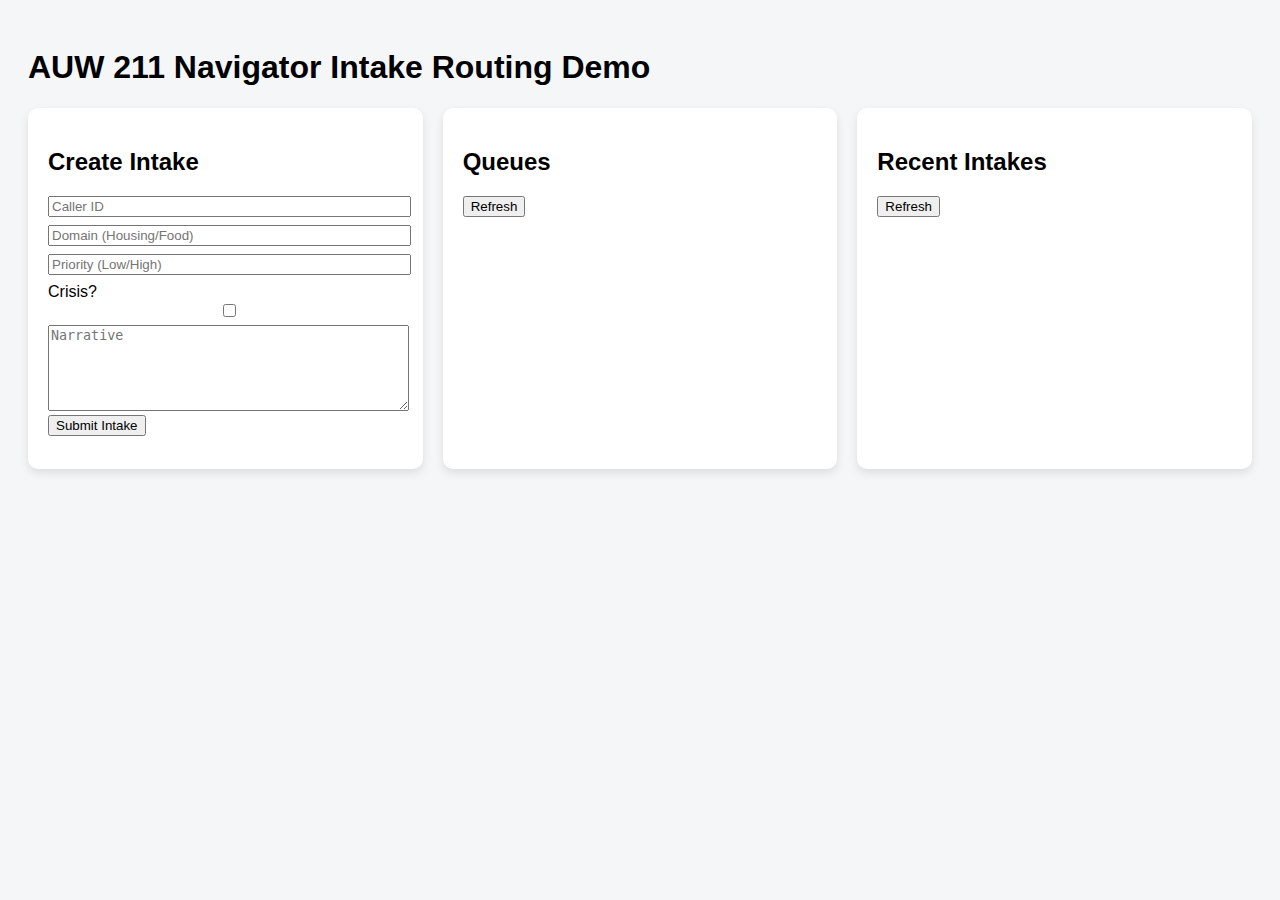
<file: src/poc/navigator_211/ui/index.html>
<!DOCTYPE html>
<html>
<head>
  <title>AUW Navigator Demo</title>
  <link rel="stylesheet" href="style.css">
</head>
<body>

<h1>AUW 211 Navigator Intake Routing Demo</h1>

<div class="container">

  <div class="card">
    <h2>Create Intake</h2>

    <input id="caller" placeholder="Caller ID"><br>
    <input id="domain" placeholder="Domain (Housing/Food)"><br>
    <input id="priority" placeholder="Priority (Low/High)"><br>

    <label>
      Crisis?
      <input type="checkbox" id="crisis">
    </label><br>

    <textarea id="narrative" placeholder="Narrative"></textarea><br>

    <button onclick="createIntake()">Submit Intake</button>

    <pre id="result"></pre>
  </div>

  <div class="card">
    <h2>Queues</h2>
    <button onclick="loadQueues()">Refresh</button>
    <pre id="queues"></pre>
  </div>

  <div class="card">
    <h2>Recent Intakes</h2>
    <button onclick="loadIntakes()">Refresh</button>
    <pre id="intakes"></pre>
  </div>

</div>

<script src="app.js"></script>
</body>
</html>
</file>
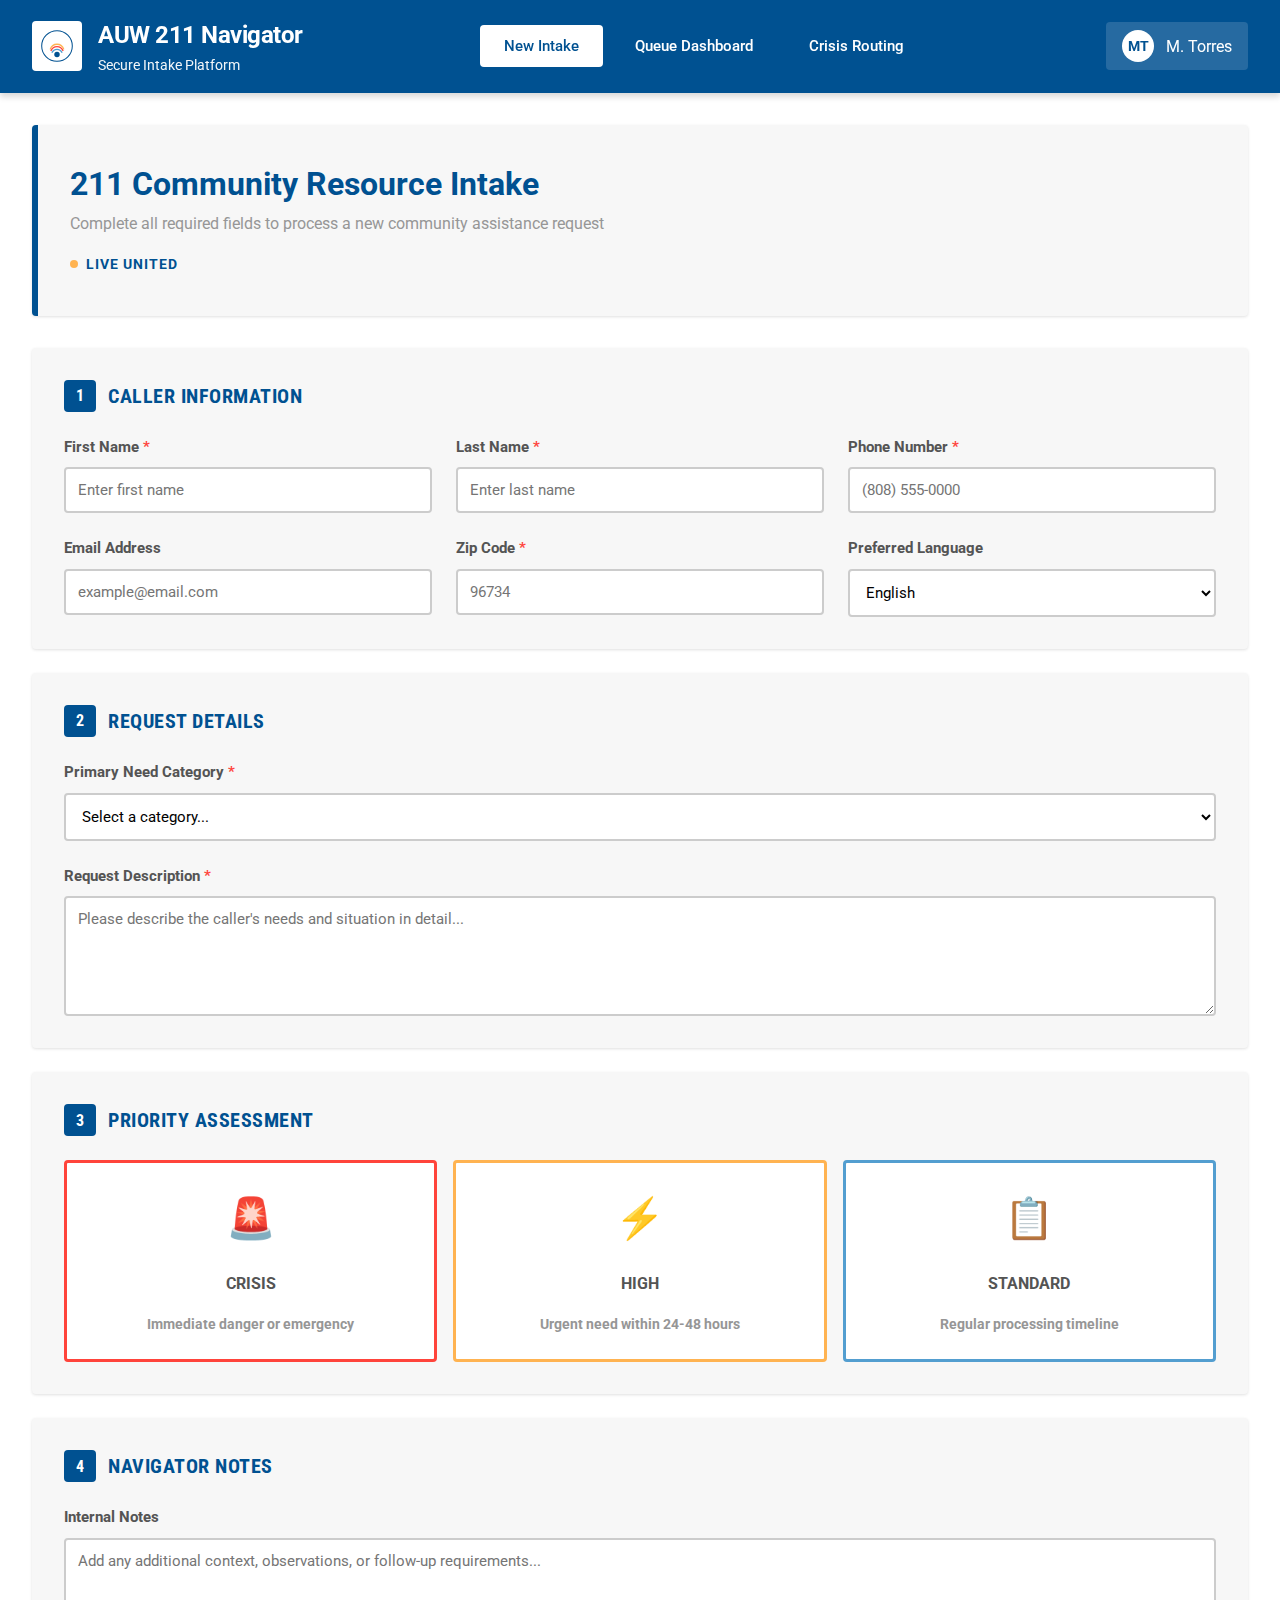
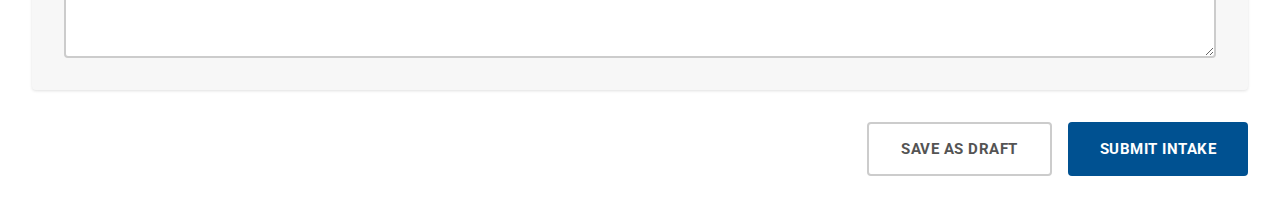
<file: src/poc/navigator_211/api/templates/index.html>
<!DOCTYPE html>
<html lang="en">
<head>
    <meta charset="UTF-8">
    <meta name="viewport" content="width=device-width, initial-scale=1.0">
    <title>AUW 211 Navigator - Secure Intake Platform</title>
    <link href="https://fonts.googleapis.com/css2?family=Roboto:wght@300;400;500;700&family=Roboto+Condensed:wght@700&display=swap" rel="stylesheet">
    <style>
        * {
            margin: 0;
            padding: 0;
            box-sizing: border-box;
        }

        :root {
            /* United Way Brand Colors - Primary Palette */
            --uw-blue: #005191;              /* Pantone 287 C */
            --uw-blue-light: #539ED0;        /* Pantone 659 C */
            --uw-red: #FF443B;               /* Pantone 179 C */
            --uw-orange: #FFB351;            /* Pantone 143 C */
            
            /* Digital Accent Colors (WCAG Compliant) */
            --uw-blue-dark: #07477A;
            --uw-orange-dark: #E8A44C;
            --uw-red-dark: #D33D35;
            
            /* Grayscale */
            --gray-70: #545454;
            --gray-50: #969696;
            --gray-30: #CCCCCC;
            --gray-10: #E1E1E1;
            --gray-02: #F7F7F7;
            
            /* Backgrounds */
            --color-bg: #FFFFFF;
            --color-surface: #F7F7F7;
            
            /* Extended Palette for Status */
            --status-crisis: var(--uw-red);
            --status-priority: var(--uw-orange);
            --status-standard: #539ED0;
            
            /* Shadows */
            --shadow-sm: 0 1px 3px rgba(0, 0, 0, 0.12);
            --shadow-md: 0 4px 6px rgba(0, 0, 0, 0.15);
            --shadow-lg: 0 10px 20px rgba(0, 0, 0, 0.15);
        }

        body {
            font-family: 'Roboto', Arial, sans-serif;
            background: var(--color-bg);
            color: var(--gray-70);
            line-height: 1.6;
        }

        /* Navigation */
        nav {
            background: var(--uw-blue);
            padding: 0;
            position: sticky;
            top: 0;
            z-index: 100;
            box-shadow: var(--shadow-md);
        }

        .nav-container {
            max-width: 1400px;
            margin: 0 auto;
            display: flex;
            justify-content: space-between;
            align-items: center;
            padding: 1rem 2rem;
        }

        .logo {
            display: flex;
            align-items: center;
            gap: 1rem;
        }

        .logo-icon {
            width: 50px;
            height: 50px;
            background: white;
            border-radius: 4px;
            display: flex;
            align-items: center;
            justify-content: center;
            padding: 8px;
        }

        .logo-icon svg {
            width: 100%;
            height: 100%;
        }

        .logo-text {
            color: white;
        }

        .logo-title {
            font-size: 1.5rem;
            font-weight: 700;
            letter-spacing: -0.5px;
        }

        .logo-subtitle {
            font-size: 0.875rem;
            font-weight: 400;
            opacity: 0.95;
        }

        .nav-tabs {
            display: flex;
            gap: 0.5rem;
        }

        .nav-tab {
            padding: 0.75rem 1.5rem;
            background: transparent;
            border: none;
            color: white;
            font-weight: 500;
            cursor: pointer;
            border-radius: 4px;
            transition: all 0.2s;
            font-size: 0.95rem;
            font-family: 'Roboto', Arial, sans-serif;
        }

        .nav-tab:hover {
            background: rgba(255, 255, 255, 0.15);
        }

        .nav-tab.active {
            background: white;
            color: var(--uw-blue);
        }

        .user-info {
            display: flex;
            align-items: center;
            gap: 0.75rem;
            padding: 0.5rem 1rem;
            background: rgba(255, 255, 255, 0.15);
            border-radius: 4px;
            color: white;
        }

        .user-avatar {
            width: 32px;
            height: 32px;
            background: white;
            border-radius: 50%;
            display: flex;
            align-items: center;
            justify-content: center;
            color: var(--uw-blue);
            font-weight: 700;
            font-size: 0.875rem;
        }

        /* Main Container */
        .container {
            max-width: 1400px;
            margin: 0 auto;
            padding: 2rem;
        }

        .screen {
            display: none;
            animation: fadeIn 0.3s ease-in;
        }

        .screen.active {
            display: block;
        }

        @keyframes fadeIn {
            from { opacity: 0; transform: translateY(10px); }
            to { opacity: 1; transform: translateY(0); }
        }

        /* Headers */
        h1, h2, h3 {
            font-family: 'Roboto', Arial, sans-serif;
            color: var(--gray-70);
        }

        h1 {
            font-size: 2rem;
            font-weight: 700;
            line-height: 1.2;
        }

        h2 {
            font-size: 1.5rem;
            font-weight: 700;
            line-height: 1.2;
        }

        /* Intake Form */
        .intake-header {
            background: var(--color-surface);
            padding: 2.5rem 2rem;
            border-radius: 4px;
            margin-bottom: 2rem;
            box-shadow: var(--shadow-sm);
            border-left: 6px solid var(--uw-blue);
        }

        .intake-header h1 {
            font-size: 2rem;
            margin-bottom: 0.5rem;
            color: var(--uw-blue);
        }

        .intake-header p {
            color: var(--gray-50);
            font-size: 1rem;
        }

        .form-section {
            background: var(--color-surface);
            padding: 2rem;
            border-radius: 4px;
            margin-bottom: 1.5rem;
            box-shadow: var(--shadow-sm);
        }

        .form-section h2 {
            font-family: 'Roboto Condensed', Arial, sans-serif;
            font-size: 1.25rem;
            font-weight: 700;
            margin-bottom: 1.5rem;
            color: var(--uw-blue);
            display: flex;
            align-items: center;
            gap: 0.75rem;
            text-transform: uppercase;
            letter-spacing: 0.5px;
        }

        .section-number {
            display: inline-flex;
            align-items: center;
            justify-content: center;
            width: 32px;
            height: 32px;
            background: var(--uw-blue);
            color: white;
            border-radius: 4px;
            font-size: 1rem;
            font-weight: 700;
        }

        .form-grid {
            display: grid;
            grid-template-columns: repeat(auto-fit, minmax(300px, 1fr));
            gap: 1.5rem;
        }

        .form-group {
            display: flex;
            flex-direction: column;
            gap: 0.5rem;
        }

        .form-group.full-width {
            grid-column: 1 / -1;
        }

        label {
            font-weight: 700;
            color: var(--gray-70);
            font-size: 0.925rem;
        }

        label .required {
            color: var(--uw-red);
        }

        input, select, textarea {
            padding: 0.75rem;
            border: 2px solid var(--gray-30);
            border-radius: 4px;
            font-size: 0.95rem;
            font-family: 'Roboto', Arial, sans-serif;
            transition: all 0.2s;
            background: white;
        }

        input:focus, select:focus, textarea:focus {
            outline: none;
            border-color: var(--uw-blue);
            box-shadow: 0 0 0 3px rgba(0, 81, 145, 0.1);
        }

        textarea {
            resize: vertical;
            min-height: 120px;
        }

        .priority-selector {
            display: flex;
            gap: 1rem;
            flex-wrap: wrap;
        }

        .priority-option {
            flex: 1;
            min-width: 150px;
            padding: 1.5rem;
            border: 3px solid var(--gray-30);
            border-radius: 4px;
            cursor: pointer;
            transition: all 0.2s;
            text-align: center;
            background: white;
        }

        .priority-option input[type="radio"] {
            display: none;
        }

        .priority-option:hover {
            transform: translateY(-2px);
            box-shadow: var(--shadow-md);
        }

        .priority-option.crisis {
            border-color: var(--uw-red);
        }

        .priority-option.crisis input[type="radio"]:checked ~ .priority-label {
            background: var(--uw-red);
            color: white;
        }

        .priority-option.high {
            border-color: var(--uw-orange);
        }

        .priority-option.high input[type="radio"]:checked ~ .priority-label {
            background: var(--uw-orange);
            color: white;
        }

        .priority-option.standard {
            border-color: var(--status-standard);
        }

        .priority-option.standard input[type="radio"]:checked ~ .priority-label {
            background: var(--status-standard);
            color: white;
        }

        .priority-icon {
            font-size: 2.5rem;
            margin-bottom: 0.75rem;
        }

        .priority-label {
            font-weight: 700;
            font-size: 1rem;
            padding: 0.5rem;
            border-radius: 4px;
            margin-bottom: 0.5rem;
            transition: all 0.2s;
        }

        .priority-desc {
            font-size: 0.875rem;
            color: var(--gray-50);
        }

        /* Buttons */
        .button-group {
            display: flex;
            gap: 1rem;
            margin-top: 2rem;
            justify-content: flex-end;
        }

        .btn {
            padding: 1rem 2rem;
            border: none;
            border-radius: 4px;
            font-weight: 700;
            cursor: pointer;
            font-size: 0.95rem;
            transition: all 0.2s;
            font-family: 'Roboto', Arial, sans-serif;
            text-transform: uppercase;
            letter-spacing: 0.5px;
        }

        .btn-primary {
            background: var(--uw-blue);
            color: white;
        }

        .btn-primary:hover {
            background: var(--uw-blue-dark);
            transform: translateY(-1px);
            box-shadow: var(--shadow-md);
        }

        .btn-secondary {
            background: transparent;
            color: var(--gray-70);
            border: 2px solid var(--gray-30);
        }

        .btn-secondary:hover {
            background: var(--color-surface);
            border-color: var(--gray-50);
        }

        /* Queue Dashboard */
        .dashboard-header {
            display: flex;
            justify-content: space-between;
            align-items: center;
            margin-bottom: 2rem;
            padding-bottom: 1.5rem;
            border-bottom: 3px solid var(--gray-10);
        }

        .dashboard-title h1 {
            font-size: 2rem;
            margin-bottom: 0.25rem;
            color: var(--uw-blue);
        }

        .dashboard-subtitle {
            color: var(--gray-50);
            font-size: 1rem;
        }

        .stats-grid {
            display: grid;
            grid-template-columns: repeat(auto-fit, minmax(240px, 1fr));
            gap: 1.5rem;
            margin-bottom: 2rem;
        }

        .stat-card {
            background: white;
            padding: 1.75rem;
            border-radius: 4px;
            box-shadow: var(--shadow-sm);
            border-left: 6px solid;
            transition: all 0.2s;
        }

        .stat-card:hover {
            box-shadow: var(--shadow-md);
            transform: translateY(-2px);
        }

        .stat-card.crisis {
            border-left-color: var(--uw-red);
        }

        .stat-card.priority {
            border-left-color: var(--uw-orange);
        }

        .stat-card.standard {
            border-left-color: var(--status-standard);
        }

        .stat-card.total {
            border-left-color: var(--uw-blue);
        }

        .stat-label {
            font-size: 0.875rem;
            color: var(--gray-50);
            margin-bottom: 0.75rem;
            font-weight: 700;
            text-transform: uppercase;
            letter-spacing: 0.5px;
        }

        .stat-value {
            font-size: 3rem;
            font-weight: 700;
            color: var(--gray-70);
            line-height: 1;
        }

        .stat-change {
            font-size: 0.875rem;
            margin-top: 0.75rem;
            color: var(--gray-50);
        }

        /* Queue Table */
        .queue-container {
            background: white;
            border-radius: 4px;
            box-shadow: var(--shadow-sm);
            overflow: hidden;
        }

        .queue-header {
            padding: 1.5rem;
            border-bottom: 2px solid var(--gray-10);
            display: flex;
            justify-content: space-between;
            align-items: center;
            background: var(--color-surface);
        }

        .queue-header h2 {
            font-size: 1.25rem;
            color: var(--uw-blue);
            font-family: 'Roboto Condensed', Arial, sans-serif;
            text-transform: uppercase;
            letter-spacing: 0.5px;
        }

        .queue-filters {
            display: flex;
            gap: 0.5rem;
        }

        .filter-btn {
            padding: 0.5rem 1rem;
            border: 2px solid var(--gray-30);
            background: white;
            border-radius: 4px;
            font-size: 0.875rem;
            cursor: pointer;
            transition: all 0.2s;
            font-weight: 700;
            font-family: 'Roboto', Arial, sans-serif;
        }

        .filter-btn:hover {
            border-color: var(--uw-blue);
        }

        .filter-btn.active {
            background: var(--uw-blue);
            color: white;
            border-color: var(--uw-blue);
        }

        table {
            width: 100%;
            border-collapse: collapse;
        }

        thead {
            background: var(--color-surface);
        }

        th {
            text-align: left;
            padding: 1rem 1.5rem;
            font-weight: 700;
            color: var(--gray-70);
            font-size: 0.875rem;
            text-transform: uppercase;
            letter-spacing: 0.5px;
            font-family: 'Roboto Condensed', Arial, sans-serif;
        }

        td {
            padding: 1.25rem 1.5rem;
            border-top: 1px solid var(--gray-10);
        }

        tr:hover {
            background: var(--color-surface);
        }

        .badge {
            display: inline-block;
            padding: 0.4rem 0.85rem;
            border-radius: 4px;
            font-size: 0.75rem;
            font-weight: 700;
            text-transform: uppercase;
            letter-spacing: 0.5px;
        }

        .badge.crisis {
            background: rgba(255, 68, 59, 0.15);
            color: var(--uw-red-dark);
        }

        .badge.priority {
            background: rgba(255, 179, 81, 0.15);
            color: var(--uw-orange-dark);
        }

        .badge.standard {
            background: rgba(83, 158, 208, 0.15);
            color: #07477A;
        }

        .badge.pending {
            background: rgba(150, 150, 150, 0.15);
            color: var(--gray-70);
        }

        .badge.assigned {
            background: rgba(0, 81, 145, 0.15);
            color: var(--uw-blue);
        }

        .case-id {
            font-family: 'Roboto', monospace;
            font-size: 0.875rem;
            color: var(--uw-blue);
            font-weight: 700;
        }

        .timestamp {
            color: var(--gray-50);
            font-size: 0.875rem;
        }

        /* Crisis Routing */
        .routing-container {
            display: grid;
            grid-template-columns: 2fr 1fr;
            gap: 2rem;
        }

        .routing-main {
            display: flex;
            flex-direction: column;
            gap: 1.5rem;
        }

        .crisis-alert {
            background: white;
            border: 4px solid var(--uw-red);
            padding: 2rem;
            border-radius: 4px;
            box-shadow: var(--shadow-lg);
        }

        .alert-header {
            display: flex;
            align-items: center;
            gap: 1rem;
            margin-bottom: 1.5rem;
            padding-bottom: 1.5rem;
            border-bottom: 2px solid var(--gray-10);
        }

        .alert-icon {
            width: 56px;
            height: 56px;
            background: var(--uw-red);
            border-radius: 4px;
            display: flex;
            align-items: center;
            justify-content: center;
            color: white;
            font-size: 2rem;
            animation: pulse 2s infinite;
            flex-shrink: 0;
        }

        @keyframes pulse {
            0%, 100% { transform: scale(1); }
            50% { transform: scale(1.05); }
        }

        .alert-title {
            flex: 1;
        }

        .alert-title h2 {
            font-size: 1.5rem;
            color: var(--uw-red);
            margin-bottom: 0.5rem;
            font-family: 'Roboto Condensed', Arial, sans-serif;
            text-transform: uppercase;
            letter-spacing: 0.5px;
        }

        .alert-title .case-id {
            font-size: 1rem;
        }

        .alert-details {
            background: var(--color-surface);
            padding: 1.5rem;
            border-radius: 4px;
            margin-bottom: 1.5rem;
        }

        .detail-row {
            display: flex;
            padding: 0.875rem 0;
            border-bottom: 1px solid var(--gray-10);
        }

        .detail-row:last-child {
            border-bottom: none;
        }

        .detail-label {
            font-weight: 700;
            width: 160px;
            color: var(--gray-70);
        }

        .detail-value {
            flex: 1;
            color: var(--gray-70);
        }

        .routing-actions {
            display: flex;
            gap: 1rem;
        }

        .action-btn {
            flex: 1;
            padding: 1.25rem;
            border: 3px solid;
            border-radius: 4px;
            font-weight: 700;
            cursor: pointer;
            transition: all 0.2s;
            text-align: center;
            background: white;
            font-family: 'Roboto', Arial, sans-serif;
            text-transform: uppercase;
            letter-spacing: 0.5px;
        }

        .action-btn.emergency {
            border-color: var(--uw-red);
            color: var(--uw-red);
        }

        .action-btn.emergency:hover {
            background: var(--uw-red);
            color: white;
            transform: translateY(-2px);
            box-shadow: var(--shadow-md);
        }

        .action-btn.assign {
            border-color: var(--uw-blue);
            color: var(--uw-blue);
        }

        .action-btn.assign:hover {
            background: var(--uw-blue);
            color: white;
            transform: translateY(-2px);
            box-shadow: var(--shadow-md);
        }

        .routing-sidebar {
            display: flex;
            flex-direction: column;
            gap: 1.5rem;
        }

        .sidebar-card {
            background: white;
            padding: 1.5rem;
            border-radius: 4px;
            box-shadow: var(--shadow-sm);
            border-left: 6px solid var(--uw-blue);
        }

        .sidebar-card h3 {
            font-size: 1.125rem;
            margin-bottom: 1rem;
            color: var(--uw-blue);
            font-family: 'Roboto Condensed', Arial, sans-serif;
            text-transform: uppercase;
            letter-spacing: 0.5px;
        }

        .resource-list {
            list-style: none;
        }

        .resource-item {
            padding: 1rem;
            background: var(--color-surface);
            border-radius: 4px;
            margin-bottom: 0.75rem;
            cursor: pointer;
            transition: all 0.2s;
            border-left: 3px solid transparent;
        }

        .resource-item:hover {
            background: var(--uw-blue);
            color: white;
            border-left-color: var(--uw-orange);
            transform: translateX(4px);
        }

        .resource-name {
            font-weight: 700;
            margin-bottom: 0.25rem;
        }

        .resource-info {
            font-size: 0.875rem;
            opacity: 0.85;
        }

        .timeline {
            list-style: none;
        }

        .timeline-item {
            position: relative;
            padding-left: 2rem;
            padding-bottom: 1.5rem;
        }

        .timeline-item::before {
            content: '';
            position: absolute;
            left: 0;
            top: 6px;
            width: 12px;
            height: 12px;
            background: var(--uw-blue);
            border-radius: 50%;
            border: 3px solid white;
            box-shadow: 0 0 0 2px var(--uw-blue);
        }

        .timeline-item::after {
            content: '';
            position: absolute;
            left: 5px;
            top: 18px;
            width: 2px;
            height: calc(100% - 12px);
            background: var(--gray-10);
        }

        .timeline-item:last-child::after {
            display: none;
        }

        .timeline-time {
            font-size: 0.75rem;
            color: var(--gray-50);
            margin-bottom: 0.25rem;
            font-weight: 700;
        }

        .timeline-text {
            font-size: 0.925rem;
            color: var(--gray-70);
        }

        /* Live United Tagline */
        .live-united {
            display: inline-flex;
            align-items: center;
            gap: 0.5rem;
            font-weight: 700;
            color: var(--uw-blue);
            font-size: 0.875rem;
            letter-spacing: 1px;
        }

        .live-united-dot {
            width: 8px;
            height: 8px;
            background: var(--uw-orange);
            border-radius: 50%;
        }

        @media (max-width: 968px) {
            .routing-container {
                grid-template-columns: 1fr;
            }

            .nav-container {
                flex-direction: column;
                gap: 1rem;
            }

            .stats-grid {
                grid-template-columns: repeat(2, 1fr);
            }
        }

        @media (max-width: 640px) {
            .stats-grid {
                grid-template-columns: 1fr;
            }

            .form-grid {
                grid-template-columns: 1fr;
            }

            .priority-selector {
                flex-direction: column;
            }

            .priority-option {
                min-width: 100%;
            }

            table {
                font-size: 0.875rem;
            }

            th, td {
                padding: 0.75rem 1rem;
            }
        }
    </style>
</head>
<body>
    <!-- Navigation -->
    <nav>
        <div class="nav-container">
            <div class="logo">
                <div class="logo-icon">
                    <!-- United Way Rainbow/Hand Symbol -->
                    <svg viewBox="0 0 100 100" xmlns="http://www.w3.org/2000/svg">
                        <circle cx="50" cy="50" r="45" fill="none" stroke="#005191" stroke-width="3"/>
                        <path d="M30 60 Q35 45, 50 45 T70 60" fill="none" stroke="#FFB351" stroke-width="4"/>
                        <path d="M32 65 Q37 52, 50 52 T68 65" fill="none" stroke="#FF443B" stroke-width="4"/>
                        <path d="M35 70 Q40 60, 50 60 T65 70" fill="none" stroke="#539ED0" stroke-width="4"/>
                        <circle cx="50" cy="75" r="8" fill="#005191"/>
                    </svg>
                </div>
                <div class="logo-text">
                    <div class="logo-title">AUW 211 Navigator</div>
                    <div class="logo-subtitle">Secure Intake Platform</div>
                </div>
            </div>
            <div class="nav-tabs">
                <button class="nav-tab active" onclick="switchScreen('intake')">New Intake</button>
                <button class="nav-tab" onclick="switchScreen('queue')">Queue Dashboard</button>
                <button class="nav-tab" onclick="switchScreen('crisis')">Crisis Routing</button>
            </div>
            <div class="user-info">
                <div class="user-avatar">MT</div>
                <span>M. Torres</span>
            </div>
        </div>
    </nav>

    <div class="container">
        <!-- SCREEN 1: Intake Form -->
        <div id="intake" class="screen active">
            <div class="intake-header">
                <h1>211 Community Resource Intake</h1>
                <p>Complete all required fields to process a new community assistance request</p>
                <div class="live-united" style="margin-top: 1rem;">
                    <span class="live-united-dot"></span>
                    <span>LIVE UNITED</span>
                </div>
            </div>

            <form>
                <!-- Caller Information -->
                <div class="form-section">
                    <h2><span class="section-number">1</span> Caller Information</h2>
                    <div class="form-grid">
                        <div class="form-group">
                            <label>First Name <span class="required">*</span></label>
                            <input type="text" placeholder="Enter first name" required>
                        </div>
                        <div class="form-group">
                            <label>Last Name <span class="required">*</span></label>
                            <input type="text" placeholder="Enter last name" required>
                        </div>
                        <div class="form-group">
                            <label>Phone Number <span class="required">*</span></label>
                            <input type="tel" placeholder="(808) 555-0000" required>
                        </div>
                        <div class="form-group">
                            <label>Email Address</label>
                            <input type="email" placeholder="example@email.com">
                        </div>
                        <div class="form-group">
                            <label>Zip Code <span class="required">*</span></label>
                            <input type="text" placeholder="96734" required>
                        </div>
                        <div class="form-group">
                            <label>Preferred Language</label>
                            <select>
                                <option>English</option>
                                <option>Hawaiian</option>
                                <option>Tagalog</option>
                                <option>Ilocano</option>
                                <option>Japanese</option>
                                <option>Other</option>
                            </select>
                        </div>
                    </div>
                </div>

                <!-- Request Details -->
                <div class="form-section">
                    <h2><span class="section-number">2</span> Request Details</h2>
                    <div class="form-grid">
                        <div class="form-group full-width">
                            <label>Primary Need Category <span class="required">*</span></label>
                            <select required>
                                <option value="">Select a category...</option>
                                <option>Food Assistance</option>
                                <option>Housing/Shelter</option>
                                <option>Healthcare</option>
                                <option>Mental Health Services</option>
                                <option>Utilities Assistance</option>
                                <option>Employment Services</option>
                                <option>Legal Aid</option>
                                <option>Disaster Relief</option>
                                <option>Child/Family Services</option>
                                <option>Other</option>
                            </select>
                        </div>
                        <div class="form-group full-width">
                            <label>Request Description <span class="required">*</span></label>
                            <textarea placeholder="Please describe the caller's needs and situation in detail..." required></textarea>
                        </div>
                    </div>
                </div>

                <!-- Priority Assessment -->
                <div class="form-section">
                    <h2><span class="section-number">3</span> Priority Assessment</h2>
                    <div class="priority-selector">
                        <label class="priority-option crisis">
                            <input type="radio" name="priority" value="crisis" required>
                            <div class="priority-icon">🚨</div>
                            <div class="priority-label">CRISIS</div>
                            <div class="priority-desc">Immediate danger or emergency</div>
                        </label>
                        <label class="priority-option high">
                            <input type="radio" name="priority" value="high" required>
                            <div class="priority-icon">⚡</div>
                            <div class="priority-label">HIGH</div>
                            <div class="priority-desc">Urgent need within 24-48 hours</div>
                        </label>
                        <label class="priority-option standard">
                            <input type="radio" name="priority" value="standard" required>
                            <div class="priority-icon">📋</div>
                            <div class="priority-label">STANDARD</div>
                            <div class="priority-desc">Regular processing timeline</div>
                        </label>
                    </div>
                </div>

                <!-- Additional Notes -->
                <div class="form-section">
                    <h2><span class="section-number">4</span> Navigator Notes</h2>
                    <div class="form-grid">
                        <div class="form-group full-width">
                            <label>Internal Notes</label>
                            <textarea placeholder="Add any additional context, observations, or follow-up requirements..."></textarea>
                        </div>
                    </div>
                </div>

                <div class="button-group">
                    <button type="button" class="btn btn-secondary">Save as Draft</button>
                    <button type="submit" class="btn btn-primary">Submit Intake</button>
                </div>
            </form>
        </div>

        <!-- SCREEN 2: Queue Dashboard -->
        <div id="queue" class="screen">
            <div class="dashboard-header">
                <div class="dashboard-title">
                    <h1>Intake Queue Dashboard</h1>
                    <div class="dashboard-subtitle">Real-time view of active cases and routing status</div>
                </div>
                <div class="live-united">
                    <span class="live-united-dot"></span>
                    <span>LIVE UNITED</span>
                </div>
            </div>

            <div class="stats-grid">
                <div class="stat-card crisis">
                    <div class="stat-label">Crisis Cases</div>
                    <div class="stat-value">3</div>
                    <div class="stat-change">Requires immediate attention</div>
                </div>
                <div class="stat-card priority">
                    <div class="stat-label">High Priority</div>
                    <div class="stat-value">12</div>
                    <div class="stat-change">Within 48-hour window</div>
                </div>
                <div class="stat-card standard">
                    <div class="stat-label">Standard Queue</div>
                    <div class="stat-value">47</div>
                    <div class="stat-change">Normal processing</div>
                </div>
                <div class="stat-card total">
                    <div class="stat-label">Total Active</div>
                    <div class="stat-value">62</div>
                    <div class="stat-change">↑ 8 from yesterday</div>
                </div>
            </div>

            <div class="queue-container">
                <div class="queue-header">
                    <h2>Active Cases</h2>
                    <div class="queue-filters">
                        <button class="filter-btn active">All</button>
                        <button class="filter-btn">Crisis</button>
                        <button class="filter-btn">High</button>
                        <button class="filter-btn">Standard</button>
                    </div>
                </div>
                <table>
                    <thead>
                        <tr>
                            <th>Case ID</th>
                            <th>Caller</th>
                            <th>Need Category</th>
                            <th>Priority</th>
                            <th>Status</th>
                            <th>Received</th>
                            <th>Navigator</th>
                        </tr>
                    </thead>
                    <tbody>
                        <tr>
                            <td><span class="case-id">NAV-2026-0143</span></td>
                            <td>Sarah M.</td>
                            <td>Housing/Shelter</td>
                            <td><span class="badge crisis">CRISIS</span></td>
                            <td><span class="badge pending">Pending</span></td>
                            <td><span class="timestamp">2 min ago</span></td>
                            <td>Unassigned</td>
                        </tr>
                        <tr>
                            <td><span class="case-id">NAV-2026-0142</span></td>
                            <td>James K.</td>
                            <td>Mental Health</td>
                            <td><span class="badge crisis">CRISIS</span></td>
                            <td><span class="badge assigned">Assigned</span></td>
                            <td><span class="timestamp">15 min ago</span></td>
                            <td>K. Williams</td>
                        </tr>
                        <tr>
                            <td><span class="case-id">NAV-2026-0141</span></td>
                            <td>Maria G.</td>
                            <td>Food Assistance</td>
                            <td><span class="badge priority">HIGH</span></td>
                            <td><span class="badge assigned">Assigned</span></td>
                            <td><span class="timestamp">28 min ago</span></td>
                            <td>M. Torres</td>
                        </tr>
                        <tr>
                            <td><span class="case-id">NAV-2026-0140</span></td>
                            <td>Robert L.</td>
                            <td>Utilities Assistance</td>
                            <td><span class="badge priority">HIGH</span></td>
                            <td><span class="badge pending">Pending</span></td>
                            <td><span class="timestamp">1 hr ago</span></td>
                            <td>Unassigned</td>
                        </tr>
                        <tr>
                            <td><span class="case-id">NAV-2026-0139</span></td>
                            <td>Lisa T.</td>
                            <td>Employment Services</td>
                            <td><span class="badge standard">STANDARD</span></td>
                            <td><span class="badge assigned">Assigned</span></td>
                            <td><span class="timestamp">1 hr ago</span></td>
                            <td>J. Chen</td>
                        </tr>
                        <tr>
                            <td><span class="case-id">NAV-2026-0138</span></td>
                            <td>David P.</td>
                            <td>Healthcare</td>
                            <td><span class="badge priority">HIGH</span></td>
                            <td><span class="badge assigned">Assigned</span></td>
                            <td><span class="timestamp">2 hrs ago</span></td>
                            <td>M. Torres</td>
                        </tr>
                        <tr>
                            <td><span class="case-id">NAV-2026-0137</span></td>
                            <td>Ana R.</td>
                            <td>Legal Aid</td>
                            <td><span class="badge standard">STANDARD</span></td>
                            <td><span class="badge assigned">Assigned</span></td>
                            <td><span class="timestamp">3 hrs ago</span></td>
                            <td>P. Johnson</td>
                        </tr>
                    </tbody>
                </table>
            </div>
        </div>

        <!-- SCREEN 3: Crisis Routing -->
        <div id="crisis" class="screen">
            <div class="routing-container">
                <div class="routing-main">
                    <div class="crisis-alert">
                        <div class="alert-header">
                            <div class="alert-icon">⚠️</div>
                            <div class="alert-title">
                                <h2>Crisis Case - Immediate Action Required</h2>
                                <span class="case-id">NAV-2026-0143</span>
                            </div>
                        </div>
                        
                        <div class="alert-details">
                            <div class="detail-row">
                                <div class="detail-label">Caller Name:</div>
                                <div class="detail-value">Sarah M. (Female, Age 34)</div>
                            </div>
                            <div class="detail-row">
                                <div class="detail-label">Contact:</div>
                                <div class="detail-value">(808) 555-0892 | sarah.m@email.com</div>
                            </div>
                            <div class="detail-row">
                                <div class="detail-label">Location:</div>
                                <div class="detail-value">Kailua, HI 96734</div>
                            </div>
                            <div class="detail-row">
                                <div class="detail-label">Primary Need:</div>
                                <div class="detail-value">Emergency Housing/Shelter</div>
                            </div>
                            <div class="detail-row">
                                <div class="detail-label">Situation:</div>
                                <div class="detail-value">Caller is currently homeless with two minor children (ages 6 and 8). Recently evicted due to job loss. No family support in area. Staying in vehicle for past 3 nights. Children have not attended school this week. Caller reports feeling overwhelmed and anxious about children's safety and wellbeing.</div>
                            </div>
                            <div class="detail-row">
                                <div class="detail-label">Risk Factors:</div>
                                <div class="detail-value">Minor children, unstable housing, mental health concerns, isolated support system</div>
                            </div>
                            <div class="detail-row">
                                <div class="detail-label">Received:</div>
                                <div class="detail-value">Today at 2:43 PM (2 minutes ago)</div>
                            </div>
                        </div>

                        <div class="routing-actions">
                            <button class="action-btn emergency">🚨 Route to Emergency Services</button>
                            <button class="action-btn assign">👤 Assign to Specialist Navigator</button>
                        </div>
                    </div>

                    <div class="form-section">
                        <h2>Routing Decision & Notes</h2>
                        <div class="form-grid">
                            <div class="form-group full-width">
                                <label>Assigned Navigator</label>
                                <select>
                                    <option value="">Select navigator...</option>
                                    <option>M. Torres - Family Services Specialist</option>
                                    <option>K. Williams - Housing Crisis Specialist</option>
                                    <option>J. Chen - Multi-Service Coordinator</option>
                                    <option>P. Johnson - Legal & Family Advocate</option>
                                </select>
                            </div>
                            <div class="form-group full-width">
                                <label>Routing Notes</label>
                                <textarea placeholder="Document routing decision, next steps, and any immediate actions taken..."></textarea>
                            </div>
                        </div>
                        <div class="button-group">
                            <button class="btn btn-secondary">Save Notes</button>
                            <button class="btn btn-primary">Confirm Routing</button>
                        </div>
                    </div>
                </div>

                <div class="routing-sidebar">
                    <div class="sidebar-card">
                        <h3>Emergency Resources</h3>
                        <ul class="resource-list">
                            <li class="resource-item">
                                <div class="resource-name">Family Promise Hawaii</div>
                                <div class="resource-info">Emergency shelter • Available beds: 4</div>
                            </li>
                            <li class="resource-item">
                                <div class="resource-name">IHS - Next Step Shelter</div>
                                <div class="resource-info">Crisis housing • 24/7 intake</div>
                            </li>
                            <li class="resource-item">
                                <div class="resource-name">Hale Kipa Youth Services</div>
                                <div class="resource-info">Family crisis support</div>
                            </li>
                            <li class="resource-item">
                                <div class="resource-name">Hawaii Food Bank</div>
                                <div class="resource-info">Emergency food assistance</div>
                            </li>
                        </ul>
                    </div>

                    <div class="sidebar-card">
                        <h3>Case Timeline</h3>
                        <ul class="timeline">
                            <li class="timeline-item">
                                <div class="timeline-time">2:43 PM</div>
                                <div class="timeline-text">Case created - Crisis priority assigned</div>
                            </li>
                            <li class="timeline-item">
                                <div class="timeline-time">2:44 PM</div>
                                <div class="timeline-text">Automated crisis alert sent to supervisors</div>
                            </li>
                            <li class="timeline-item">
                                <div class="timeline-time">2:45 PM</div>
                                <div class="timeline-text">Emergency resources matched</div>
                            </li>
                        </ul>
                    </div>

                    <div class="sidebar-card">
                        <h3>Quick Actions</h3>
                        <ul class="resource-list">
                            <li class="resource-item">
                                <div class="resource-name">📞 Initiate Conference Call</div>
                            </li>
                            <li class="resource-item">
                                <div class="resource-name">📧 Send Resource Email</div>
                            </li>
                            <li class="resource-item">
                                <div class="resource-name">📋 Create Follow-up Task</div>
                            </li>
                            <li class="resource-item">
                                <div class="resource-name">🔔 Set Reminder Alert</div>
                            </li>
                        </ul>
                    </div>
                </div>
            </div>
        </div>
    </div>

    <script>
  document.querySelector('form').addEventListener('submit', async (e) => {
    e.preventDefault();

    const payload = {
      first_name: document.getElementById('first_name').value.trim(),
      last_name: document.getElementById('last_name').value.trim(),
      phone: document.getElementById('phone').value.trim(),
      email: document.getElementById('email').value.trim() || null,
      zip_code: document.getElementById('zip_code').value.trim(),
      language: document.getElementById('language').value,
      category: document.getElementById('category').value,
      description: document.getElementById('description').value.trim(),
      priority: document.querySelector('input[name="priority"]:checked')?.value,
      notes: document.getElementById('notes').value.trim() || null
    };

    const res = await fetch('/api/intakes', {
      method: 'POST',
      headers: {'Content-Type': 'application/json'},
      body: JSON.stringify(payload)
    });

    if (!res.ok) {
      const text = await res.text();
      alert(`Submit failed (${res.status}): ${text}`);
      return;
    }

    const data = await res.json();
    alert(`Intake submitted!\nCase ID: ${data.case_id}\nPriority: ${data.priority}`);
  });
</script>
</body>
</html>
</file>
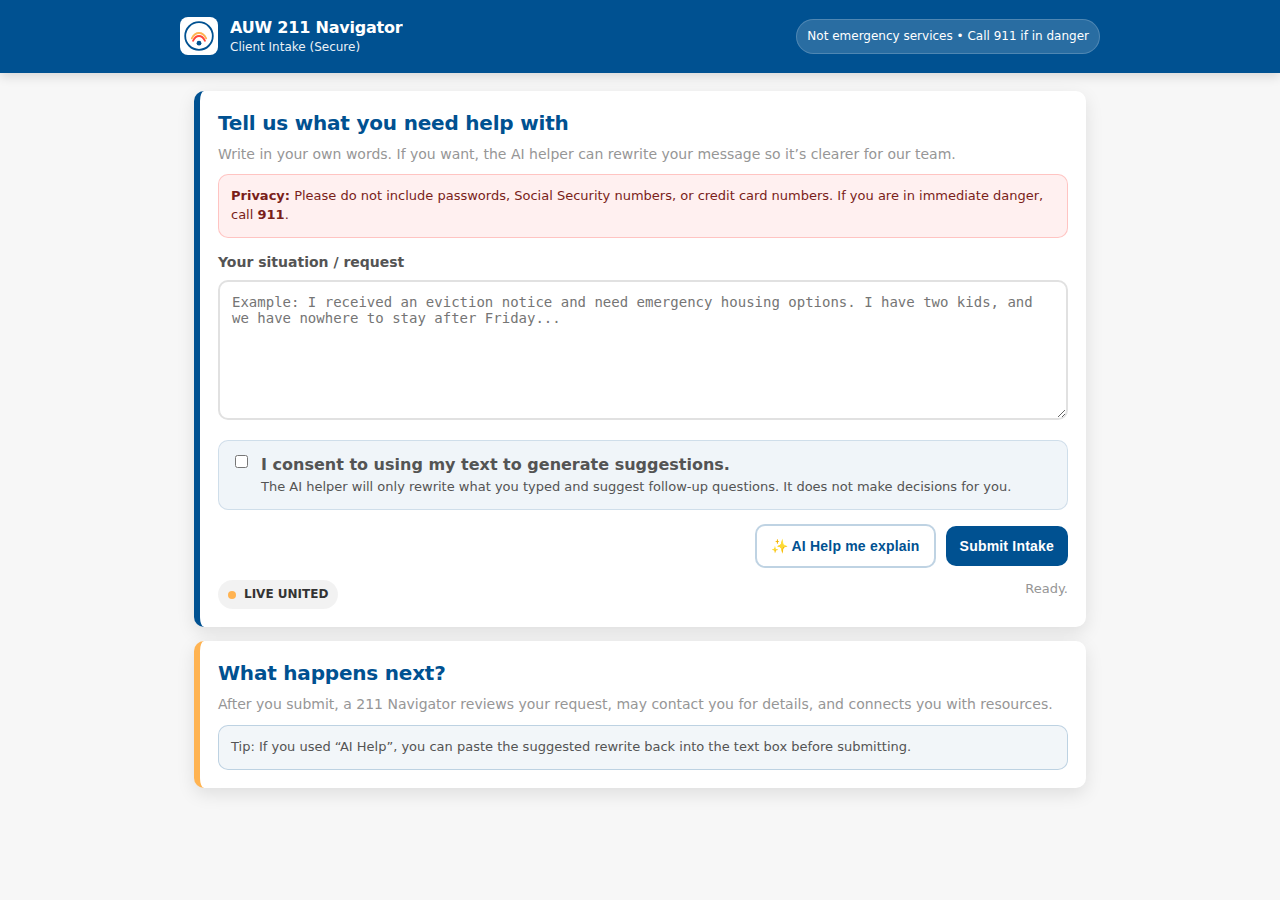
<file: src/poc/navigator_211/api/templates/client.html>
<!DOCTYPE html>
<html lang="en">
<head>
  <meta charset="UTF-8" />
  <meta name="viewport" content="width=device-width, initial-scale=1.0"/>
  <title>AUW 211 Navigator — Client Intake</title>

  <style>
    :root{
      --uw-blue:#005191;
      --uw-blue-dark:#07477A;
      --uw-orange:#FFB351;
      --uw-red:#FF443B;
      --gray-70:#545454;
      --gray-50:#969696;
      --gray-10:#E1E1E1;
      --bg:#F7F7F7;
      --card:#FFFFFF;
      --shadow: 0 6px 18px rgba(0,0,0,0.10);
      --radius: 10px;
    }
    *{ box-sizing:border-box; }
    body{
      margin:0;
      font-family: system-ui, -apple-system, Segoe UI, Roboto, Arial, sans-serif;
      background: var(--bg);
      color: var(--gray-70);
      line-height:1.45;
    }
    header{
      background: var(--uw-blue);
      color:#fff;
      padding: 16px 18px;
      box-shadow: 0 4px 10px rgba(0,0,0,0.12);
      position: sticky;
      top: 0;
      z-index: 5;
    }
    .header-inner{
      max-width: 920px;
      margin: 0 auto;
      display:flex;
      align-items:center;
      justify-content: space-between;
      gap: 12px;
    }
    .brand{
      display:flex;
      align-items:center;
      gap: 12px;
      min-width: 0;
    }
    .logo{
      width: 38px;
      height: 38px;
      border-radius: 8px;
      background:#fff;
      display:flex;
      align-items:center;
      justify-content:center;
      flex: 0 0 auto;
    }
    .logo svg{ width: 30px; height: 30px; }
    .title-wrap{ min-width:0; }
    .title{
      font-weight: 800;
      font-size: 16px;
      letter-spacing: -0.2px;
      white-space: nowrap;
      overflow: hidden;
      text-overflow: ellipsis;
    }
    .subtitle{
      font-size: 12px;
      opacity: .92;
      white-space: nowrap;
      overflow: hidden;
      text-overflow: ellipsis;
    }
    .pill{
      background: rgba(255,255,255,0.16);
      border: 1px solid rgba(255,255,255,0.18);
      padding: 8px 10px;
      border-radius: 999px;
      font-size: 12px;
      white-space: nowrap;
    }

    main{
      max-width: 920px;
      margin: 18px auto;
      padding: 0 14px 28px;
    }

    .card{
      background: var(--card);
      border-radius: var(--radius);
      box-shadow: var(--shadow);
      padding: 18px;
      border-left: 6px solid var(--uw-blue);
    }
    .card + .card{ margin-top: 14px; }

    h1{
      margin: 0 0 6px 0;
      font-size: 20px;
      color: var(--uw-blue);
      letter-spacing: -0.2px;
    }
    .helptext{
      margin: 0;
      color: var(--gray-50);
      font-size: 14px;
    }

    label{
      display:block;
      font-weight: 700;
      margin: 14px 0 8px;
      font-size: 14px;
    }
    textarea{
      width: 100%;
      border: 2px solid var(--gray-10);
      border-radius: 10px;
      padding: 12px;
      font-size: 14px;
      min-height: 140px;
      resize: vertical;
      outline: none;
      background: #fff;
    }
    textarea:focus{
      border-color: var(--uw-blue);
      box-shadow: 0 0 0 3px rgba(0,81,145,0.12);
    }

    .row{
      display:flex;
      gap: 10px;
      flex-wrap: wrap;
      margin-top: 14px;
      align-items: center;
      justify-content: flex-end;
    }
    .btn{
      border: none;
      border-radius: 10px;
      padding: 12px 14px;
      font-weight: 800;
      cursor:pointer;
      font-size: 14px;
      letter-spacing: .2px;
      transition: transform .08s ease, box-shadow .12s ease, background .12s ease;
      display:inline-flex;
      align-items:center;
      gap: 8px;
      user-select: none;
    }
    .btn:active{ transform: translateY(1px); }
    .btn-primary{
      background: var(--uw-blue);
      color:#fff;
    }
    .btn-primary:hover{ background: var(--uw-blue-dark); box-shadow: 0 8px 18px rgba(0,0,0,0.10); }
    .btn-secondary{
      background: #fff;
      color: var(--uw-blue);
      border: 2px solid rgba(0,81,145,0.25);
    }
    .btn-secondary:hover{ border-color: rgba(0,81,145,0.45); box-shadow: 0 8px 18px rgba(0,0,0,0.08); }

    .consent{
      display:flex;
      gap: 10px;
      align-items:flex-start;
      margin-top: 14px;
      padding: 12px;
      border-radius: 10px;
      background: rgba(0,81,145,0.06);
      border: 1px solid rgba(0,81,145,0.14);
    }
    .consent input{ margin-top: 2px; }
    .consent small{
      display:block;
      color: var(--gray-70);
      font-size: 13px;
      margin-top: 2px;
    }
    .warn{
      margin-top: 10px;
      padding: 12px;
      border-radius: 10px;
      border: 1px solid rgba(255,68,59,0.25);
      background: rgba(255,68,59,0.08);
      color: #7a1e1a;
      font-size: 13px;
    }

    .results{
      margin-top: 14px;
      display:none;
      gap: 10px;
    }
    .results.active{ display: grid; }
    .panel{
      border-radius: 10px;
      border: 1px solid var(--gray-10);
      background: #fff;
      padding: 12px;
    }
    .panel h2{
      margin: 0 0 8px 0;
      font-size: 14px;
      color: var(--uw-blue);
    }
    pre{
      margin: 0;
      white-space: pre-wrap;
      word-break: break-word;
      font-family: ui-monospace, SFMono-Regular, Menlo, Consolas, monospace;
      font-size: 12.5px;
      color: #2e2e2e;
    }
    ul{
      margin: 0;
      padding-left: 18px;
      color: #2e2e2e;
      font-size: 13px;
    }

    .statusbar{
      margin-top: 12px;
      font-size: 13px;
      color: var(--gray-50);
      display:flex;
      justify-content: space-between;
      gap: 10px;
      flex-wrap: wrap;
    }
    .tag{
      display:inline-flex;
      align-items:center;
      gap: 8px;
      padding: 6px 10px;
      border-radius: 999px;
      background: rgba(0,0,0,0.05);
      color: #333;
      font-weight: 700;
      font-size: 12px;
    }
    .dot{
      width: 8px; height: 8px; border-radius: 50%;
      background: var(--uw-orange);
    }

    @media (max-width: 560px){
      .pill{ display:none; }
      .row{ justify-content: stretch; }
      .btn{ width: 100%; justify-content: center; }
    }
  </style>
</head>

<body>
  <header>
    <div class="header-inner">
      <div class="brand">
        <div class="logo" aria-hidden="true">
          <!-- simple United Way-ish icon -->
          <svg viewBox="0 0 100 100" xmlns="http://www.w3.org/2000/svg">
            <circle cx="50" cy="50" r="46" fill="none" stroke="#005191" stroke-width="6"/>
            <path d="M26 58 Q35 40, 50 40 T74 58" fill="none" stroke="#FFB351" stroke-width="6" stroke-linecap="round"/>
            <path d="M30 66 Q38 50, 50 50 T70 66" fill="none" stroke="#FF443B" stroke-width="6" stroke-linecap="round"/>
            <circle cx="50" cy="74" r="8" fill="#005191"/>
          </svg>
        </div>
        <div class="title-wrap">
          <div class="title">AUW 211 Navigator</div>
          <div class="subtitle">Client Intake (Secure)</div>
        </div>
      </div>
      <div class="pill">Not emergency services • Call 911 if in danger</div>
    </div>
  </header>

  <main>
    <div class="card">
      <h1>Tell us what you need help with</h1>
      <p class="helptext">
        Write in your own words. If you want, the AI helper can rewrite your message so it’s clearer for our team.
      </p>

      <div class="warn">
        <strong>Privacy:</strong> Please do not include passwords, Social Security numbers, or credit card numbers.
        If you are in immediate danger, call <strong>911</strong>.
      </div>

      <label for="description">Your situation / request</label>
      <textarea id="description" name="description" placeholder="Example: I received an eviction notice and need emergency housing options. I have two kids, and we have nowhere to stay after Friday..."></textarea>

      <div class="consent">
        <input id="consent" type="checkbox" />
        <div>
          <strong>I consent to using my text to generate suggestions.</strong>
          <small>
            The AI helper will only rewrite what you typed and suggest follow-up questions. It does not make decisions for you.
          </small>
        </div>
      </div>

      <div class="row">
        <button id="btnAssist" class="btn btn-secondary" type="button">✨ AI Help me explain</button>
        <button id="btnSubmit" class="btn btn-primary" type="button">Submit Intake</button>
      </div>

      <div class="statusbar">
        <span class="tag"><span class="dot"></span> LIVE UNITED</span>
        <span id="statusText">Ready.</span>
      </div>

      <div id="results" class="results">
        <div class="panel">
          <h2>Suggested rewrite</h2>
          <pre id="suggestedText">(none yet)</pre>
        </div>
        <div class="panel">
          <h2>Helpful follow-up questions</h2>
          <ul id="questionsList"></ul>
        </div>
      </div>
    </div>

    <div class="card" style="border-left-color: var(--uw-orange);">
      <h1>What happens next?</h1>
      <p class="helptext">
        After you submit, a 211 Navigator reviews your request, may contact you for details, and connects you with resources.
      </p>
      <div class="warn" style="border-color: rgba(0,81,145,0.22); background: rgba(0,81,145,0.05); color: var(--gray-70);">
        Tip: If you used “AI Help”, you can paste the suggested rewrite back into the text box before submitting.
      </div>
    </div>
  </main>

  <script>
    const $ = (id) => document.getElementById(id);

    const statusText = $("statusText");
    const description = $("description");
    const consent = $("consent");
    const results = $("results");
    const suggestedText = $("suggestedText");
    const questionsList = $("questionsList");

    function setStatus(msg) {
      statusText.textContent = msg;
    }

    function showResults() {
      results.classList.add("active");
    }

    function clearQuestions() {
      questionsList.innerHTML = "";
    }

    function addQuestion(q) {
      const li = document.createElement("li");
      li.textContent = q;
      questionsList.appendChild(li);
    }

    async function postJSON(url, body) {
      const res = await fetch(url, {
        method: "POST",
        headers: {"Content-Type": "application/json"},
        body: JSON.stringify(body)
      });

      const text = await res.text();
      let data;
      try { data = JSON.parse(text); } catch { data = { raw: text }; }

      if (!res.ok) {
        const msg = data?.error || data?.detail || text || `Request failed (${res.status})`;
        throw new Error(msg);
      }
      return data;
    }

    $("btnAssist").addEventListener("click", async () => {
      clearQuestions();
      suggestedText.textContent = "(working...)";
      showResults();

      const payload = {
        description: description.value,
        consent: consent.checked
      };

      try {
        setStatus("Asking AI helper...");
        const data = await postJSON("/client/assist", payload);

        suggestedText.textContent = data.suggested_description || "(no suggestion returned)";
        clearQuestions();
        (data.follow_up_questions || []).forEach(addQuestion);

        setStatus("AI suggestions ready.");
      } catch (err) {
        suggestedText.textContent = "(none)";
        clearQuestions();
        setStatus("Error: " + err.message);
        alert("AI Help failed: " + err.message);
      }
    });

    $("btnSubmit").addEventListener("click", async () => {
      const payload = {
        description: description.value,
        consent: consent.checked
      };

      try {
        setStatus("Submitting intake...");
        const data = await postJSON("/client/intake", payload);
        setStatus("Submitted. Thank you.");
        alert(`Thank you. Your intake was received.\nCase ID: ${data.case_id || "(pending)"}\nStatus: ${data.status || "received"}`);
      } catch (err) {
        setStatus("Error: " + err.message);
        alert("Submit failed: " + err.message);
      }
    });
  </script>
</body>
</html>
</file>
<file: src/poc/navigator_211/ui/style.css>
body {
  font-family: Arial;
  background: #f4f6f8;
  padding: 20px;
}

.container {
  display: flex;
  gap: 20px;
}

.card {
  background: white;
  padding: 20px;
  border-radius: 10px;
  width: 30%;
  box-shadow: 0 4px 10px rgba(0,0,0,0.1);
}

textarea {
  width: 100%;
  height: 80px;
}

input {
  width: 100%;
  margin-bottom: 8px;
}
</file>
